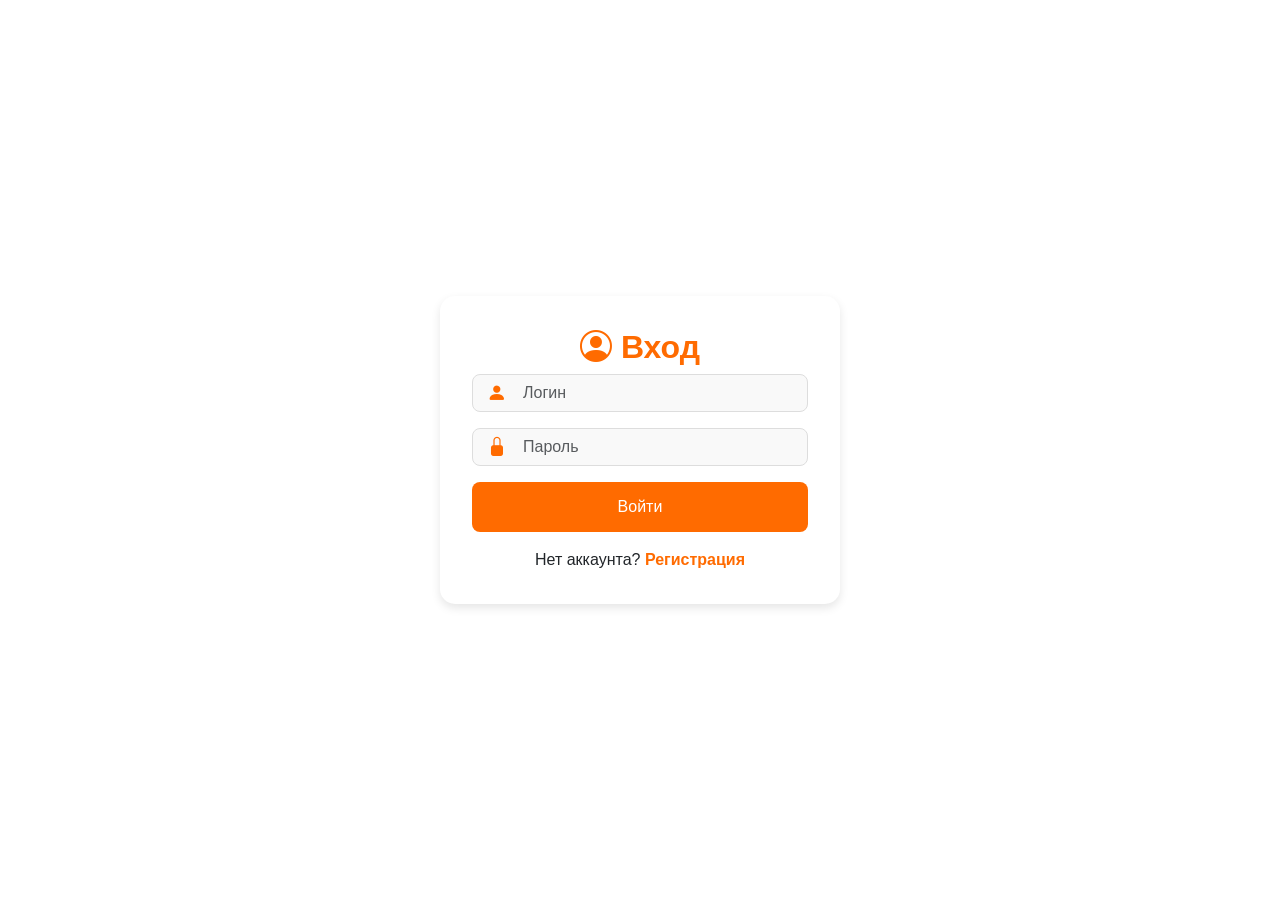
<file: src/main/resources/templates/login.html>
<!DOCTYPE html>
<html lang="ru" xmlns:th="http://www.thymeleaf.org">
<head>
  <meta charset="UTF-8">
  <title>Вход | Maestro Pizza</title>
  <meta name="viewport" content="width=device-width, initial-scale=1.0">

  <!-- Bootstrap 5 -->
  <link rel="stylesheet" href="https://cdn.jsdelivr.net/npm/bootstrap@5.3.0/dist/css/bootstrap.min.css">
  <link rel="stylesheet" href="https://cdn.jsdelivr.net/npm/bootstrap-icons/font/bootstrap-icons.css">

  <style>
    /* Общие стили */
    body {
      background: #ffffff;
      font-family: 'Roboto', sans-serif;
    }

    .container {
      display: flex;
      justify-content: center;
      align-items: center;
      height: 100vh;
    }

    /* Карточка */
    .login-card {
      background: #fff;
      padding: 2rem;
      border-radius: 15px;
      box-shadow: 0 4px 10px rgba(0, 0, 0, 0.1);
      text-align: center;
      max-width: 400px;
      width: 100%;
    }

    .login-card h2 {
      color: #ff6b00;
      font-weight: 700;
    }

    /* Поля */
    .form-control {
      background: #f9f9f9;
      border-radius: 8px;
      border: 1px solid #ddd;
      padding-left: 50px;
    }

    .position-relative i {
      position: absolute;
      left: 15px;
      top: 50%;
      transform: translateY(-50%);
      color: #ff6b00;
      font-size: 1.2rem;
    }

    /* Кнопка */
    .btn-login {
      background: #ff6b00;
      color: white;
      border: none;
      padding: 0.8rem;
      font-size: 1rem;
      border-radius: 8px;
      transition: 0.3s;
    }

    .btn-login:hover {
      background: #e65a00;
    }

    /* Ссылки */
    .link {
      color: #ff6b00;
      font-weight: 600;
      text-decoration: none;
    }

    .link:hover {
      text-decoration: underline;
    }
  </style>
</head>
<body>

<div class="container">
  <div class="login-card">
    <h2><i class="bi bi-person-circle"></i> Вход</h2>

    <form th:action="@{/login}" method="post">
      <div class="mb-3 position-relative">
        <i class="bi bi-person-fill"></i>
        <input type="text" class="form-control" name="username" placeholder="Логин" required>
      </div>
      <div class="mb-3 position-relative">
        <i class="bi bi-lock-fill"></i>
        <input type="password" class="form-control" name="password" placeholder="Пароль" required>
      </div>
      <button type="submit" class="btn btn-login w-100">Войти</button>
    </form>

    <div class="mt-3">
      <span>Нет аккаунта?</span>
      <a th:href="@{/register}" class="link">Регистрация</a>
    </div>
  </div>
</div>

</body>
</html>
</file>
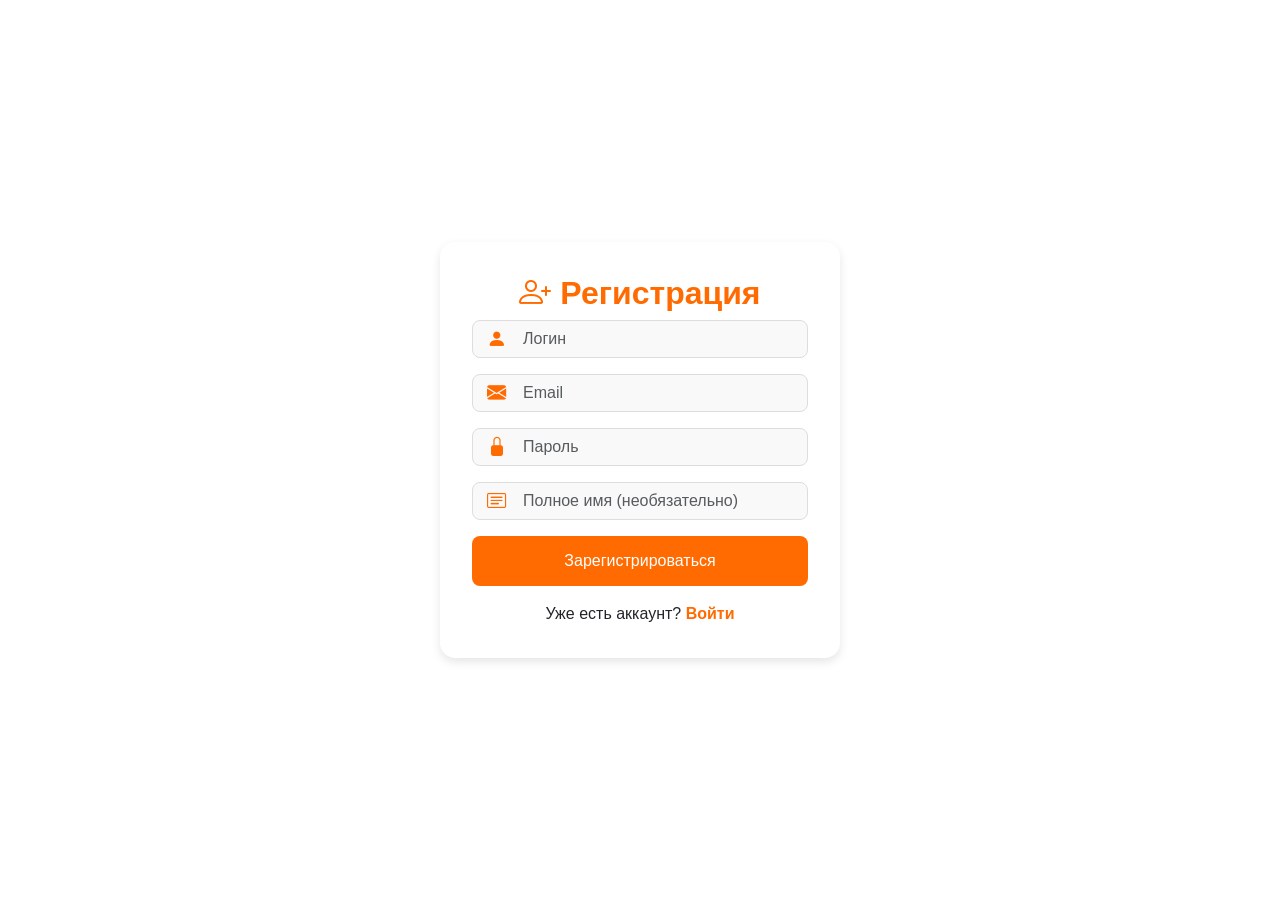
<file: src/main/resources/templates/register.html>
<!DOCTYPE html>
<html lang="ru" xmlns:th="http://www.thymeleaf.org">
<head>
  <meta charset="UTF-8">
  <title>Регистрация | Maestro Pizza</title>
  <meta name="viewport" content="width=device-width, initial-scale=1.0">

  <!-- Bootstrap 5 -->
  <link rel="stylesheet" href="https://cdn.jsdelivr.net/npm/bootstrap@5.3.0/dist/css/bootstrap.min.css">
  <link rel="stylesheet" href="https://cdn.jsdelivr.net/npm/bootstrap-icons/font/bootstrap-icons.css">

  <style>
    /* Общие стили */
    body {
      background: #ffffff;
      font-family: 'Roboto', sans-serif;
    }

    .container {
      display: flex;
      justify-content: center;
      align-items: center;
      height: 100vh;
    }

    /* Карточка */
    .register-card {
      background: #fff;
      padding: 2rem;
      border-radius: 15px;
      box-shadow: 0 4px 10px rgba(0, 0, 0, 0.1);
      text-align: center;
      max-width: 400px;
      width: 100%;
    }

    .register-card h2 {
      color: #ff6b00;
      font-weight: 700;
    }

    /* Поля */
    .form-control {
      background: #f9f9f9;
      border-radius: 8px;
      border: 1px solid #ddd;
      padding-left: 50px;
    }

    .position-relative i {
      position: absolute;
      left: 15px;
      top: 50%;
      transform: translateY(-50%);
      color: #ff6b00;
      font-size: 1.2rem;
    }

    /* Кнопка */
    .btn-register {
      background: #ff6b00;
      color: white;
      border: none;
      padding: 0.8rem;
      font-size: 1rem;
      border-radius: 8px;
      transition: 0.3s;
    }

    .btn-register:hover {
      background: #e65a00;
    }

    /* Ссылки */
    .link {
      color: #ff6b00;
      font-weight: 600;
      text-decoration: none;
    }

    .link:hover {
      text-decoration: underline;
    }
  </style>
</head>
<body>

<div class="container">
  <div class="register-card">
    <h2><i class="bi bi-person-plus"></i> Регистрация</h2>

    <form th:action="@{/register}" th:object="${user}" method="post">
      <div class="mb-3 position-relative">
        <i class="bi bi-person-fill"></i>
        <input type="text" class="form-control" name="username" placeholder="Логин" required>
      </div>
      <div class="mb-3 position-relative">
        <i class="bi bi-envelope-fill"></i>
        <input type="email" class="form-control" name="email" placeholder="Email" required>
      </div>
      <div class="mb-3 position-relative">
        <i class="bi bi-lock-fill"></i>
        <input type="password" class="form-control" name="password" placeholder="Пароль" required>
      </div>
      <div class="mb-3 position-relative">
        <i class="bi bi-card-text"></i>
        <input type="text" class="form-control" name="fullName" placeholder="Полное имя (необязательно)">
      </div>
      <button type="submit" class="btn btn-register w-100">Зарегистрироваться</button>
    </form>

    <div class="mt-3">
      <span>Уже есть аккаунт?</span>
      <a th:href="@{/login}" class="link">Войти</a>
    </div>
  </div>
</div>

</body>
</html>
</file>
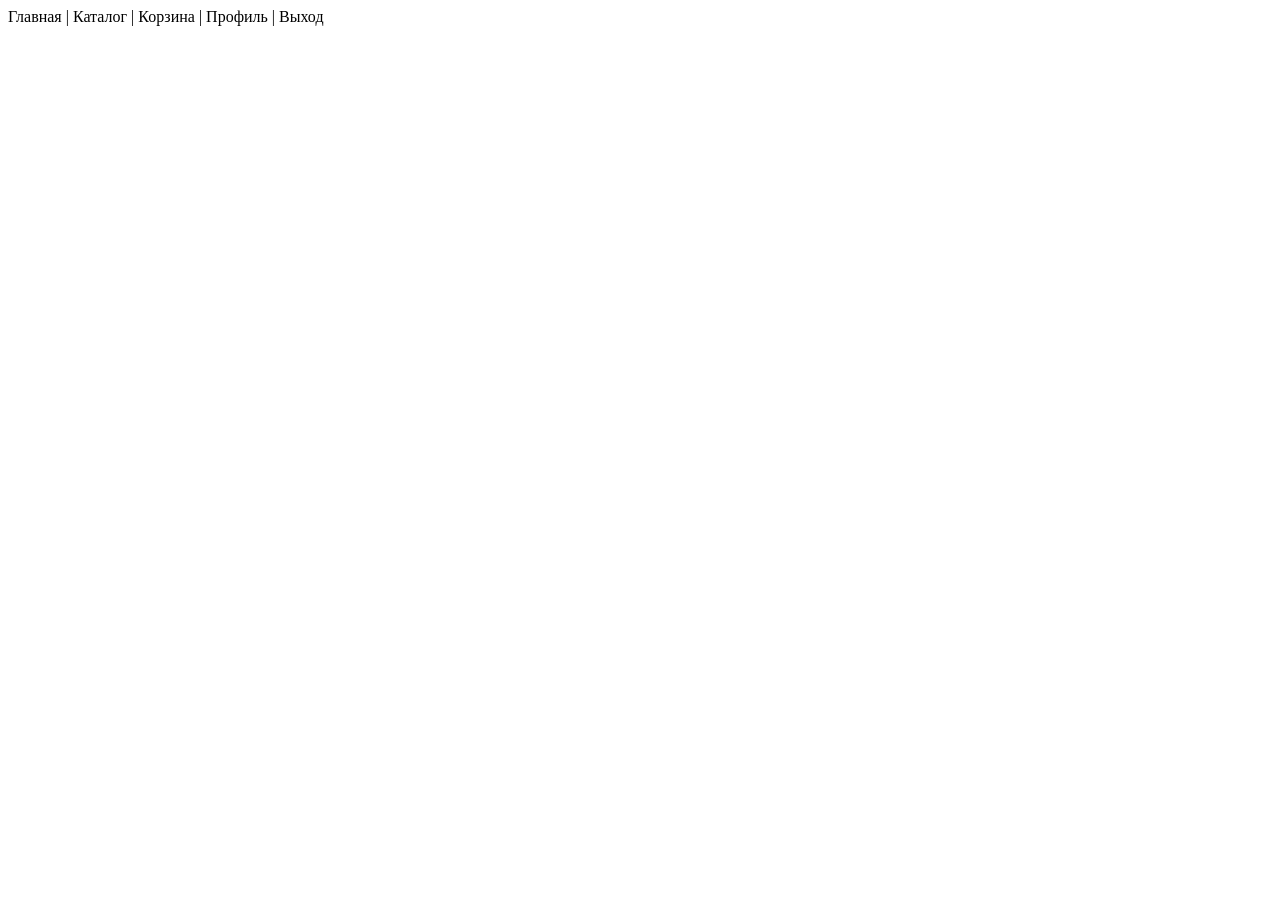
<file: src/main/resources/templates/fragments/head.html>
<!DOCTYPE html>
<html xmlns:th="http://www.thymeleaf.org">
<head>
  <title th:text="${title}">Пиццерия</title>
  <meta charset="UTF-8"/>
  <link rel="stylesheet" th:href="@{/css/styles.css}" />
  <script th:src="@{/js/modal.js}"></script>
</head>
<body>
<div class="nav">
  <a th:href="@{/}">Главная</a> |
  <a th:href="@{/pizzas}">Каталог</a> |
  <a th:href="@{/cart}">Корзина</a> |
  <a th:href="@{/profile}">Профиль</a> |
  <a th:href="@{/logout}">Выход</a>
</div>
<div class="container">
  <div th:if="${title != null}">
    <h1 th:text="${title}"></h1>
  </div>
</div>
<!-- Плоть шаблона начнётся в дочерних файлах -->
</body>
</html>
</file>
